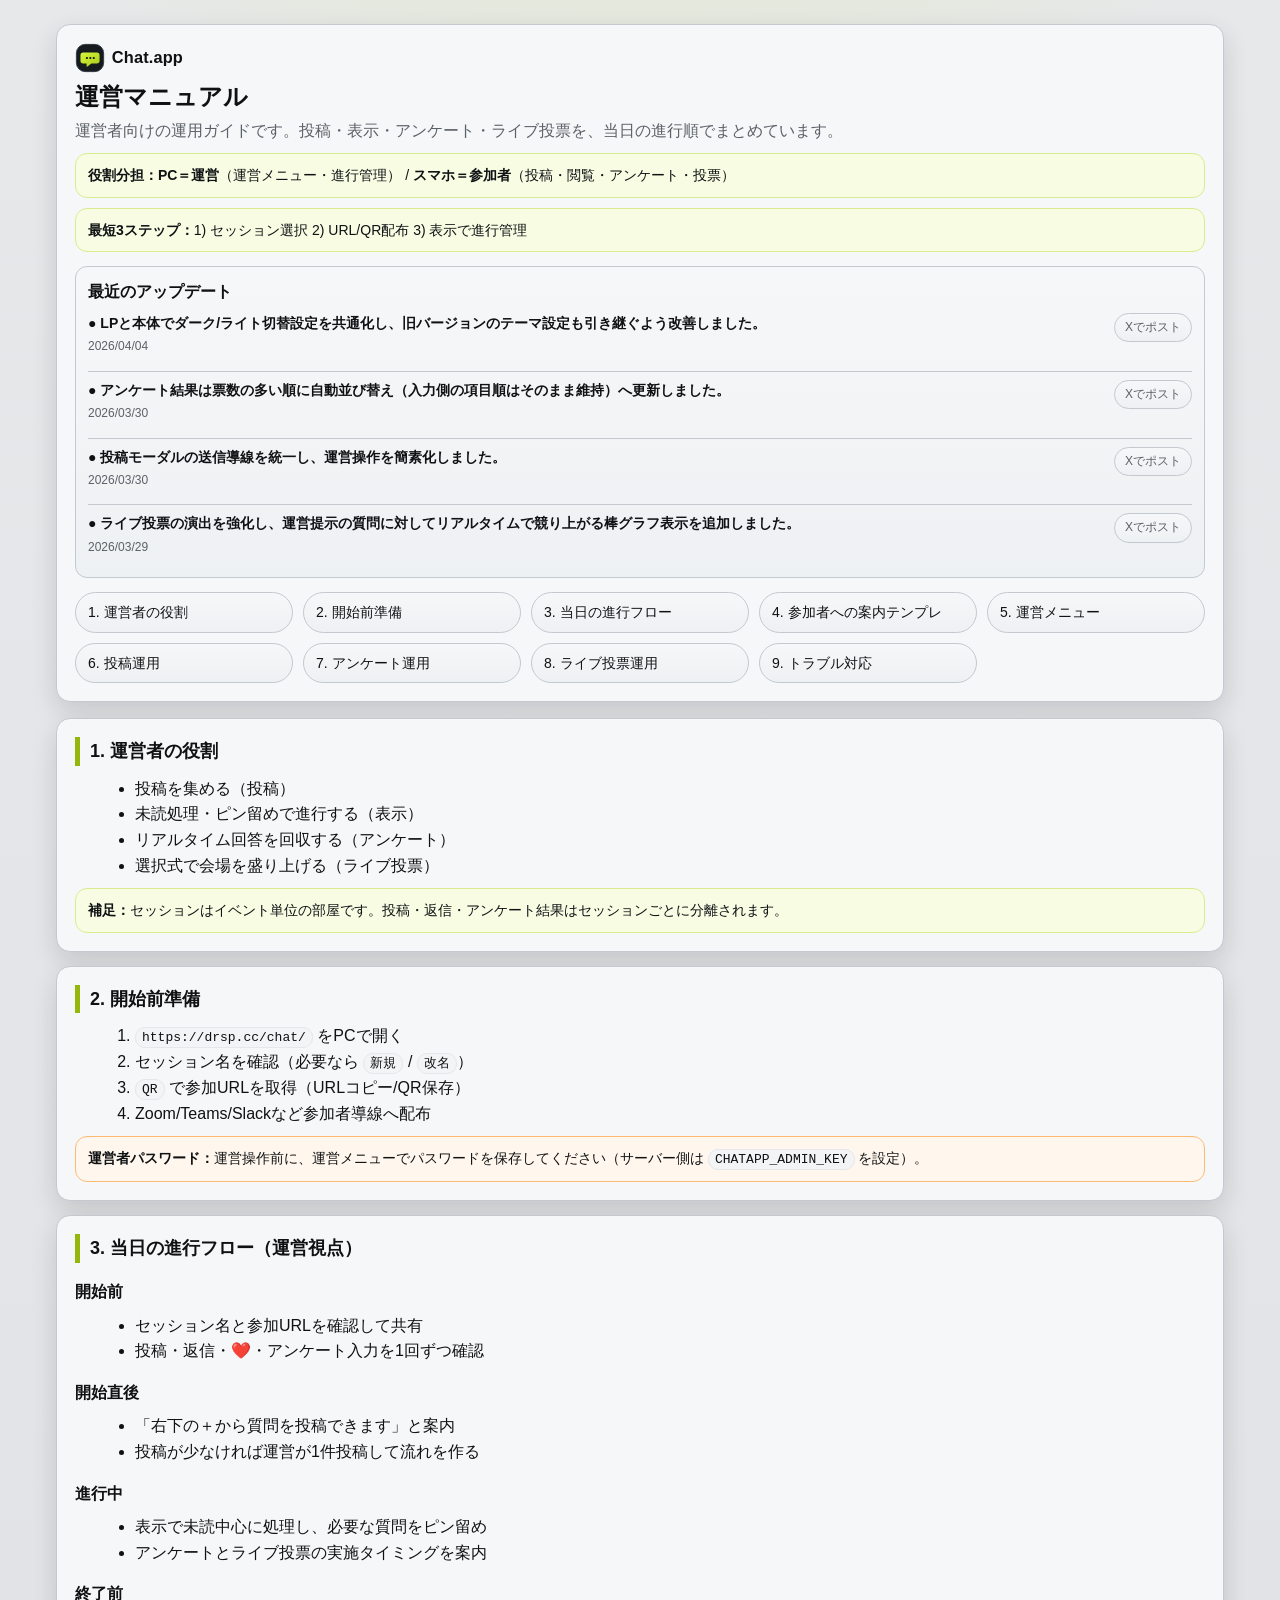
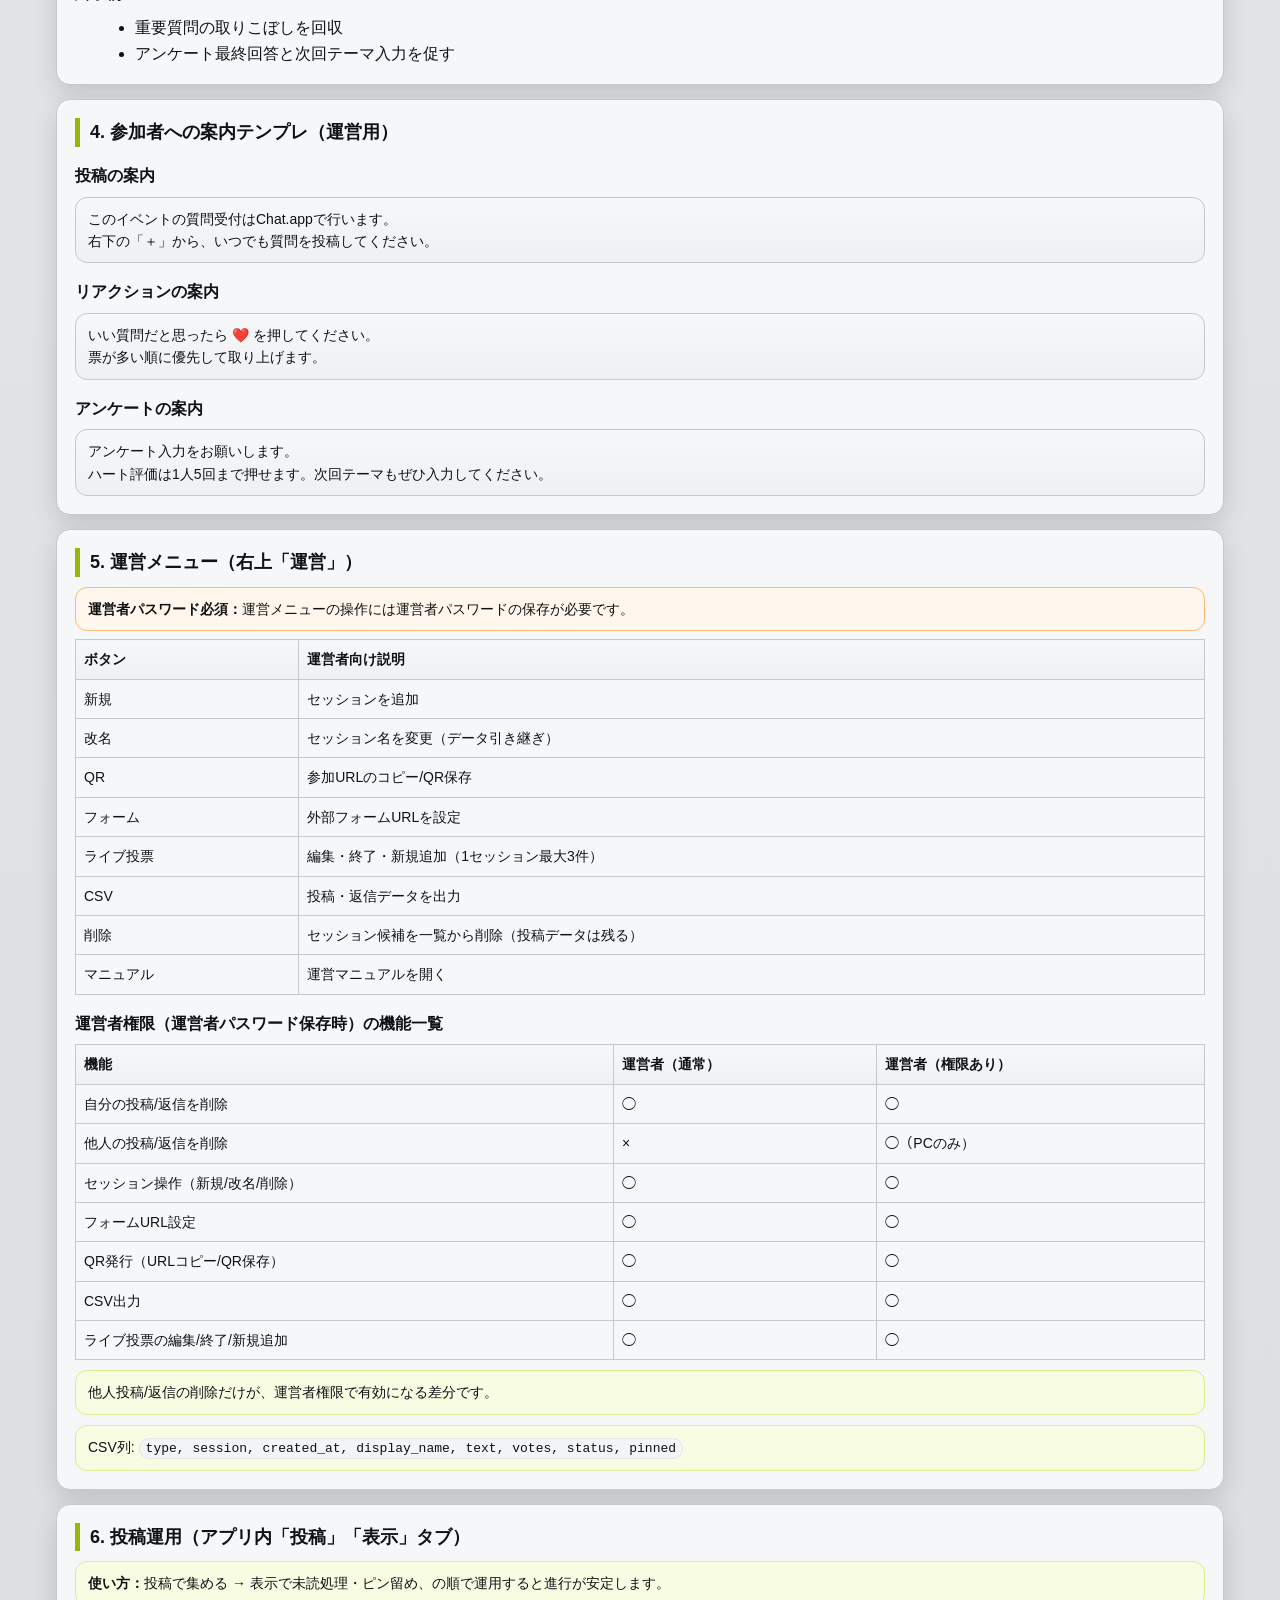
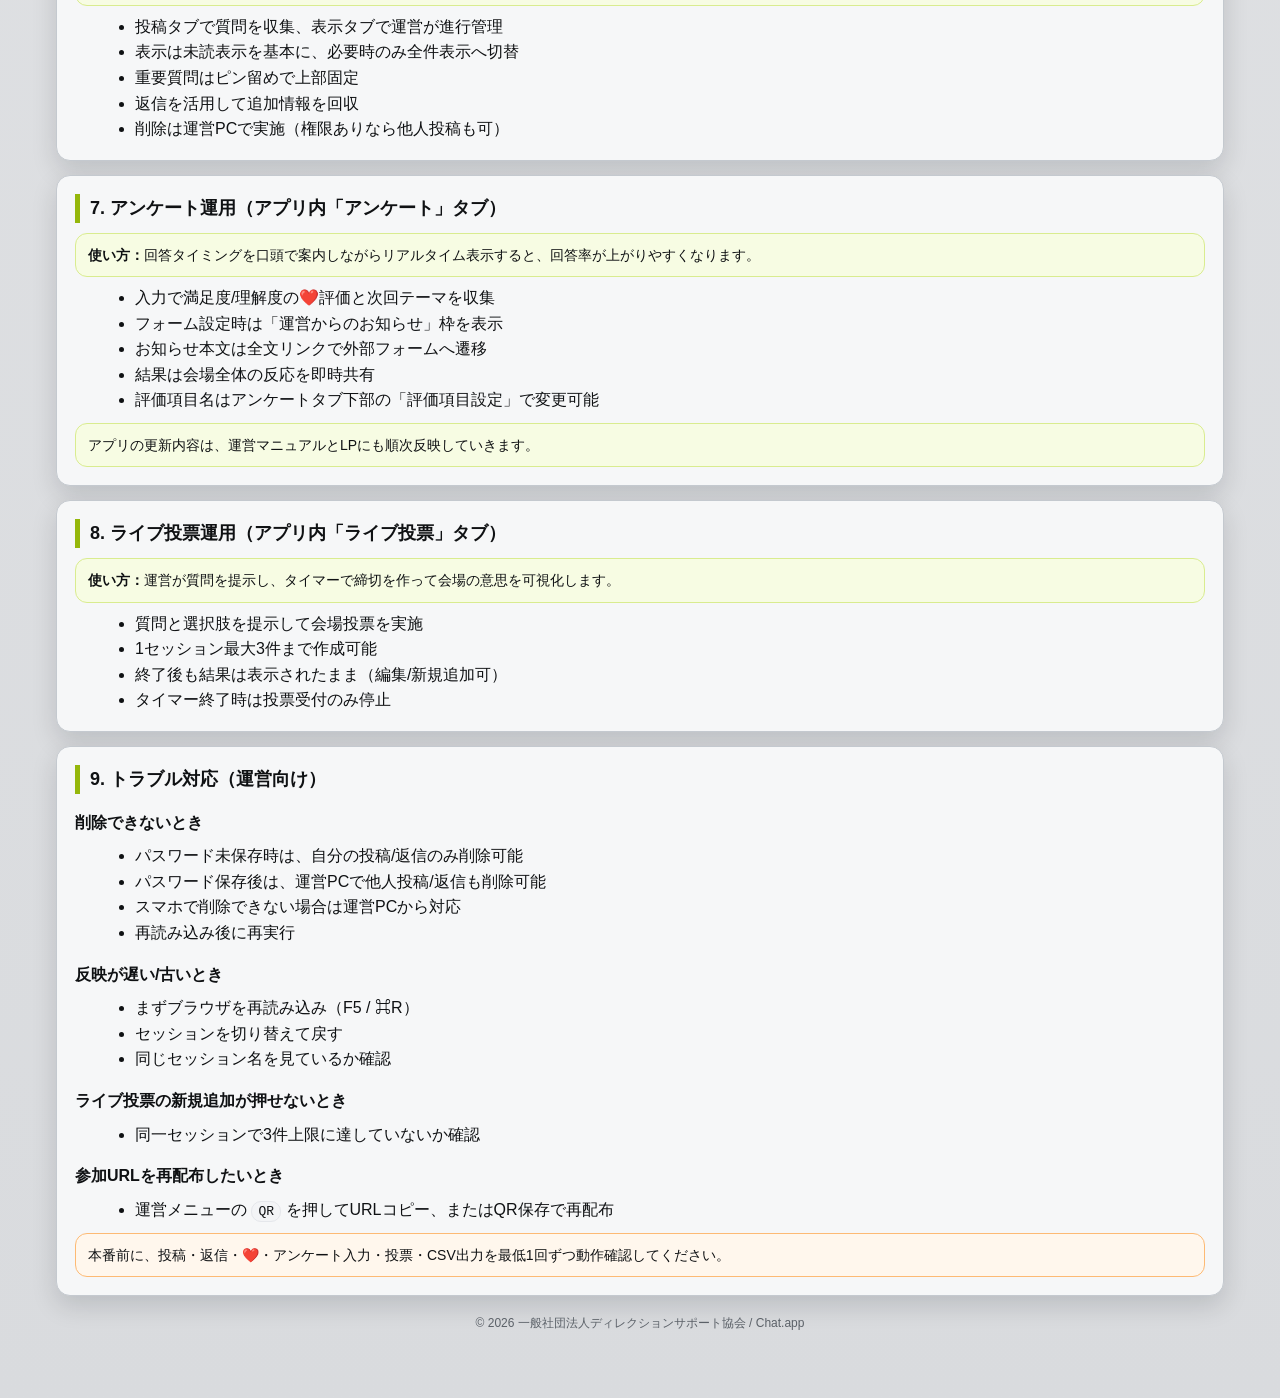
<file: manual.html>
<!doctype html>
<html lang="ja">
<head>
  <meta charset="utf-8">
  <meta name="viewport" content="width=device-width,initial-scale=1,maximum-scale=1,user-scalable=no,viewport-fit=cover">
  <title>運営マニュアル</title>
    <style>
/* inlined from ./ui.css?v=20260328a */
:root {
  --radius-xs: 8px;
  --radius-sm: 10px;
  --radius-md: 12px;
  --radius-lg: 14px;
  --radius-pill: 999px;

  --font-xs: 12px;
  --font-sm: 13px;
  --font-md: 14px;
  --font-lg: 16px;
  --font-xl: 18px;
  --font-2xl: 24px;

  --shadow: 0 10px 26px rgba(10, 14, 20, 0.14);
  --shadow-strong: 0 18px 46px rgba(10, 14, 20, 0.2);

  --control-h: 34px;
}

.ui-card {
  background: var(--surface, var(--dk2, #fff));
  border: 1px solid var(--line, var(--bdr, rgba(0,0,0,0.15)));
  border-radius: var(--radius-lg);
  box-shadow: var(--shadow);
  transition: box-shadow 0.18s ease, border-color 0.18s ease;
}

.ui-card:hover {
  border-color: color-mix(in srgb, var(--brand, var(--grn, #c5ea1f)) 45%, var(--line, #c4c9cf));
  box-shadow: var(--shadow-strong);
}

.ui-btn,
button,
.btn-primary,
.btn-ghost,
.toc a {
  min-height: var(--control-h);
}

.ui-btn:focus-visible,
button:focus-visible,
.btn-primary:focus-visible,
.btn-ghost:focus-visible,
.toc a:focus-visible,
.theme-toggle:focus-visible,
.view-tab:focus-visible,
.admin-summary:focus-visible {
  outline: 2px solid var(--brand-dark, var(--grn2, #95b70b));
  outline-offset: 2px;
}

.ui-btn[disabled],
button[disabled],
.btn-primary[aria-disabled="true"],
.btn-ghost[aria-disabled="true"],
.btn-primary:disabled,
.btn-ghost:disabled {
  opacity: 0.55;
  cursor: not-allowed;
  box-shadow: none;
}

</style>
  <meta name="theme-color" content="#0f1410">
    <link rel="icon" type="image/svg+xml" href="./img/favicon.svg?v=20260327b">
    <link rel="icon" type="image/png" sizes="32x32" href="./img/favicon-32x32.png?v=20260327b">
  <link rel="shortcut icon" href="./img/favicon-32x32.png?v=20260327b">
    <link rel="icon" href="./img/favicon.ico?v=20260327b">
  <link rel="apple-touch-icon" sizes="180x180" href="./img/apple-touch-icon.png?v=20260327b">
  <style>
    :root {
      --bg: #e7e8ea;
      --bg-2: #d9dbde;
      --surface: #f6f7f8;
      --surface-2: #eef1f3;
      --text: #0f1113;
      --muted: #5b6168;
      --line: #c4c9cf;
      --brand: #c5ea1f;
      --brand-dark: #95b70b;
      --brand-soft: #edf8bc;
      --shadow: 0 10px 26px rgba(10, 14, 20, 0.14);
      --radius-sm: 10px;
      --radius-md: 12px;
      --radius-lg: 14px;
      --font-xs: 12px;
      --font-sm: 13px;
      --font-md: 14px;
      --font-lg: 16px;
      --font-xl: 18px;
      --font-2xl: 24px;
    }
    * { box-sizing: border-box; }
    body {
      margin: 0;
      font-family: "Hiragino Sans", "Avenir Next", "Noto Sans JP", "Yu Gothic", sans-serif;
      color: var(--text);
      background:
        radial-gradient(1000px 340px at 50% -140px, rgba(197, 234, 31, 0.18) 0%, transparent 70%),
        linear-gradient(180deg, var(--bg) 0%, var(--bg-2) 100%);
      line-height: 1.6;
    }
    .wrap {
      max-width: 1200px;
      margin: 0 auto;
      padding: 24px 16px 56px;
    }
    .hero, .sec {
      background: var(--surface);
      border: 1px solid var(--line);
      border-radius: var(--radius-lg);
      padding: 18px;
      box-shadow: var(--shadow);
    }
    .hero { margin-bottom: 16px; }
    .sec { margin-top: 14px; }
    .manual-brand {
      display: inline-flex;
      align-items: center;
      margin-bottom: 10px;
      line-height: 1;
    }
    .manual-brand img {
      display: block;
      height: 30px;
      width: auto;
    }
    .hero h1 {
      margin: 0 0 6px;
      font-size: var(--font-2xl);
      line-height: 1.2;
    }
    .hero p { margin: 0; color: var(--muted); }
    .toc {
      display: grid;
      grid-template-columns: repeat(auto-fit, minmax(200px, 1fr));
      gap: 10px;
      margin-top: 14px;
    }
    .toc a {
      display: block;
      text-decoration: none;
      color: var(--text);
      background: linear-gradient(180deg, var(--surface) 0%, var(--surface-2) 100%);
      border: 1px solid var(--line);
      border-radius: 999px;
      padding: 8px 12px;
      font-size: var(--font-md);
      transition: background-color .15s ease, border-color .15s ease;
    }
    .toc a:hover {
      background: var(--brand-soft);
      border-color: rgba(149, 183, 11, 0.35);
    }
    .toc a:focus-visible {
      outline: 2px solid var(--brand-dark);
      outline-offset: 2px;
    }
    h2 {
      margin: 0 0 10px;
      font-size: var(--font-xl);
      border-left: 5px solid var(--brand-dark);
      padding-left: 10px;
    }
    h3 { margin: 16px 0 8px; font-size: var(--font-lg); }
    ul, ol { margin: 8px 0 0 20px; }
    code {
      background: #f3f4f6;
      border: 1px solid #e5e7eb;
      border-radius: var(--radius-sm);
      padding: 2px 6px;
      font-size: var(--font-sm);
    }
    .note {
      background: #f7fce3;
      border: 1px solid #d9ec8f;
      border-radius: var(--radius-md);
      padding: 10px 12px;
      margin-top: 10px;
      font-size: var(--font-md);
    }
    .warn {
      background: #fff7ed;
      border: 1px solid #fdba74;
      border-radius: var(--radius-md);
      padding: 10px 12px;
      margin-top: 10px;
      font-size: var(--font-md);
    }
    table {
      width: 100%;
      border-collapse: collapse;
      margin-top: 8px;
      font-size: var(--font-md);
    }
    th, td {
      border: 1px solid var(--line);
      padding: 8px;
      text-align: left;
      vertical-align: top;
    }
    th { background: linear-gradient(180deg, var(--surface) 0%, var(--surface-2) 100%); }
    .template {
      margin-top: 8px;
      padding: 10px 12px;
      border: 1px solid var(--line);
      border-radius: var(--radius-md);
      background: linear-gradient(180deg, var(--surface) 0%, var(--surface-2) 100%);
      font-size: var(--font-md);
      white-space: pre-wrap;
    }
    .footer {
      color: var(--muted);
      font-size: var(--font-xs);
      margin-top: 18px;
      text-align: center;
    }
    .recent-updates {
      margin-top: 14px;
      padding: 12px;
      border: 1px solid var(--line);
      border-radius: var(--radius-md);
      background: linear-gradient(180deg, var(--surface) 0%, var(--surface-2) 100%);
    }
    .recent-updates h3 {
      margin: 0 0 8px;
      font-size: var(--font-lg);
    }
    .recent-updates-list {
      list-style: none;
      margin: 0;
      padding: 0;
      display: grid;
      gap: 6px;
    }
    .recent-updates-item {
      display: grid;
      grid-template-columns: 1fr auto;
      gap: 10px;
      align-items: start;
      padding: 8px 0;
      border-top: 1px solid var(--line);
    }
    .recent-updates-item:first-child {
      border-top: none;
      padding-top: 0;
    }
    .recent-updates-main {
      min-width: 0;
      display: grid;
      gap: 3px;
    }
    .recent-updates-head {
      font-size: var(--font-md);
      color: var(--text);
      line-height: 1.55;
      font-weight: 600;
    }
    .recent-updates-date {
      font-size: var(--font-xs);
      color: var(--muted);
      white-space: nowrap;
    }
    .recent-updates-post {
      display: inline-flex;
      align-items: center;
      justify-content: center;
      border: 1px solid var(--line);
      border-radius: var(--radius-pill);
      padding: 4px 10px;
      min-height: 28px;
      font-size: var(--font-xs);
      text-decoration: none;
      color: var(--muted);
      background: linear-gradient(180deg, var(--surface) 0%, var(--surface-2) 100%);
      white-space: nowrap;
    }
    .recent-updates-post:hover {
      color: var(--text);
      border-color: rgba(149, 183, 11, 0.35);
      background: var(--brand-soft);
    }
  </style>
</head>
<body>
  <div class="wrap">
    <section class="hero">
      <div class="manual-brand"><img src="./img/logo-chatapp-light.svg" alt="Chat.app"></div>
      <h1>運営マニュアル</h1>
      <p>運営者向けの運用ガイドです。投稿・表示・アンケート・ライブ投票を、当日の進行順でまとめています。</p>
      <div class="note"><strong>役割分担：</strong><strong>PC＝運営</strong>（運営メニュー・進行管理） / <strong>スマホ＝参加者</strong>（投稿・閲覧・アンケート・投票）</div>
      <div class="note"><strong>最短3ステップ：</strong>1) セッション選択 2) URL/QR配布 3) 表示で進行管理</div>
      <div class="recent-updates">
        <h3>最近のアップデート</h3>
        <ul class="recent-updates-list">
          <li class="recent-updates-item">
            <div class="recent-updates-main">
              <span class="recent-updates-head">● LPと本体でダーク/ライト切替設定を共通化し、旧バージョンのテーマ設定も引き継ぐよう改善しました。</span>
              <span class="recent-updates-date">2026/04/04</span>
            </div>
            <a class="recent-updates-post" target="_blank" rel="noopener noreferrer" href="https://x.com/intent/tweet?text=%E2%97%8F%20LP%E3%81%A8%E6%9C%AC%E4%BD%93%E3%81%A7%E3%83%80%E3%83%BC%E3%82%AF%2F%E3%83%A9%E3%82%A4%E3%83%88%E5%88%87%E6%9B%BF%E8%A8%AD%E5%AE%9A%E3%82%92%E5%85%B1%E9%80%9A%E5%8C%96%E3%81%97%E3%80%81%E6%97%A7%E3%83%90%E3%83%BC%E3%82%B8%E3%83%A7%E3%83%B3%E3%81%AE%E3%83%86%E3%83%BC%E3%83%9E%E8%A8%AD%E5%AE%9A%E3%82%82%E5%BC%95%E3%81%8D%E7%B6%99%E3%81%90%E3%82%88%E3%81%86%E6%94%B9%E5%96%84%E3%81%97%E3%81%BE%E3%81%97%E3%81%9F%E3%80%82&url=https%3A%2F%2Fdrsp.cc%2Fchat%2Fmanual.html">Xでポスト</a>
          </li>
          <li class="recent-updates-item">
            <div class="recent-updates-main">
              <span class="recent-updates-head">● アンケート結果は票数の多い順に自動並び替え（入力側の項目順はそのまま維持）へ更新しました。</span>
              <span class="recent-updates-date">2026/03/30</span>
            </div>
            <a class="recent-updates-post" target="_blank" rel="noopener noreferrer" href="https://x.com/intent/tweet?text=%E2%97%8F%20%E3%82%A2%E3%83%B3%E3%82%B1%E3%83%BC%E3%83%88%E7%B5%90%E6%9E%9C%E3%81%AF%E7%A5%A8%E6%95%B0%E3%81%AE%E5%A4%9A%E3%81%84%E9%A0%86%E3%81%AB%E8%87%AA%E5%8B%95%E4%B8%A6%E3%81%B3%E6%9B%BF%E3%81%88%EF%BC%88%E5%85%A5%E5%8A%9B%E5%81%B4%E3%81%AE%E9%A0%85%E7%9B%AE%E9%A0%86%E3%81%AF%E3%81%9D%E3%81%AE%E3%81%BE%E3%81%BE%E7%B6%AD%E6%8C%81%EF%BC%89%E3%81%B8%E6%9B%B4%E6%96%B0%E3%81%97%E3%81%BE%E3%81%97%E3%81%9F%E3%80%82&url=https%3A%2F%2Fdrsp.cc%2Fchat%2Fmanual.html">Xでポスト</a>
          </li>
          <li class="recent-updates-item">
            <div class="recent-updates-main">
              <span class="recent-updates-head">● 投稿モーダルの送信導線を統一し、運営操作を簡素化しました。</span>
              <span class="recent-updates-date">2026/03/30</span>
            </div>
            <a class="recent-updates-post" target="_blank" rel="noopener noreferrer" href="https://x.com/intent/tweet?text=%E2%97%8F%20%E6%8A%95%E7%A8%BF%E3%83%A2%E3%83%BC%E3%83%80%E3%83%AB%E3%81%AE%E9%80%81%E4%BF%A1%E5%B0%8E%E7%B7%9A%E3%82%92%E7%B5%B1%E4%B8%80%E3%81%97%E3%80%81%E9%81%8B%E5%96%B6%E6%93%8D%E4%BD%9C%E3%82%92%E7%B0%A1%E7%B4%A0%E5%8C%96%E3%81%97%E3%81%BE%E3%81%97%E3%81%9F%E3%80%82&url=https%3A%2F%2Fdrsp.cc%2Fchat%2Fmanual.html">Xでポスト</a>
          </li>
          <li class="recent-updates-item">
            <div class="recent-updates-main">
              <span class="recent-updates-head">● ライブ投票の演出を強化し、運営提示の質問に対してリアルタイムで競り上がる棒グラフ表示を追加しました。</span>
              <span class="recent-updates-date">2026/03/29</span>
            </div>
            <a class="recent-updates-post" target="_blank" rel="noopener noreferrer" href="https://x.com/intent/tweet?text=%E2%97%8F%20%E3%83%A9%E3%82%A4%E3%83%96%E6%8A%95%E7%A5%A8%E3%81%AE%E6%BC%94%E5%87%BA%E3%82%92%E5%BC%B7%E5%8C%96%E3%81%97%E3%80%81%E9%81%8B%E5%96%B6%E6%8F%90%E7%A4%BA%E3%81%AE%E8%B3%AA%E5%95%8F%E3%81%AB%E5%AF%BE%E3%81%97%E3%81%A6%E3%83%AA%E3%82%A2%E3%83%AB%E3%82%BF%E3%82%A4%E3%83%A0%E3%81%A7%E7%AB%B6%E3%82%8A%E4%B8%8A%E3%81%8C%E3%82%8B%E6%A3%92%E3%82%B0%E3%83%A9%E3%83%95%E8%A1%A8%E7%A4%BA%E3%82%92%E8%BF%BD%E5%8A%A0%E3%81%97%E3%81%BE%E3%81%97%E3%81%9F%E3%80%82&url=https%3A%2F%2Fdrsp.cc%2Fchat%2Fmanual.html">Xでポスト</a>
          </li>
        </ul>
      </div>
      <nav class="toc" role="navigation" aria-label="目次">
        <a href="#overview">1. 運営者の役割</a>
        <a href="#setup">2. 開始前準備</a>
        <a href="#live">3. 当日の進行フロー</a>
        <a href="#announce">4. 参加者への案内テンプレ</a>
        <a href="#menu">5. 運営メニュー</a>
        <a href="#post">6. 投稿運用</a>
        <a href="#poll">7. アンケート運用</a>
        <a href="#vote">8. ライブ投票運用</a>
        <a href="#trouble">9. トラブル対応</a>
      </nav>
    </section>

    <section id="overview" class="sec">
      <h2>1. 運営者の役割</h2>
      <ul>
        <li>投稿を集める（投稿）</li>
        <li>未読処理・ピン留めで進行する（表示）</li>
        <li>リアルタイム回答を回収する（アンケート）</li>
        <li>選択式で会場を盛り上げる（ライブ投票）</li>
      </ul>
      <div class="note"><strong>補足：</strong>セッションはイベント単位の部屋です。投稿・返信・アンケート結果はセッションごとに分離されます。</div>
    </section>

    <section id="setup" class="sec">
      <h2>2. 開始前準備</h2>
      <ol>
        <li><code>https://drsp.cc/chat/</code> をPCで開く</li>
        <li>セッション名を確認（必要なら <code>新規</code> / <code>改名</code>）</li>
        <li><code>QR</code> で参加URLを取得（URLコピー/QR保存）</li>
        <li>Zoom/Teams/Slackなど参加者導線へ配布</li>
      </ol>
      <div class="warn"><strong>運営者パスワード：</strong>運営操作前に、運営メニューでパスワードを保存してください（サーバー側は <code>CHATAPP_ADMIN_KEY</code> を設定）。</div>
    </section>

    <section id="live" class="sec">
      <h2>3. 当日の進行フロー（運営視点）</h2>

      <h3>開始前</h3>
      <ul>
        <li>セッション名と参加URLを確認して共有</li>
        <li>投稿・返信・❤️・アンケート入力を1回ずつ確認</li>
      </ul>

      <h3>開始直後</h3>
      <ul>
        <li>「右下の＋から質問を投稿できます」と案内</li>
        <li>投稿が少なければ運営が1件投稿して流れを作る</li>
      </ul>

      <h3>進行中</h3>
      <ul>
        <li>表示で未読中心に処理し、必要な質問をピン留め</li>
        <li>アンケートとライブ投票の実施タイミングを案内</li>
      </ul>

      <h3>終了前</h3>
      <ul>
        <li>重要質問の取りこぼしを回収</li>
        <li>アンケート最終回答と次回テーマ入力を促す</li>
      </ul>
    </section>

    <section id="announce" class="sec">
      <h2>4. 参加者への案内テンプレ（運営用）</h2>
      <h3>投稿の案内</h3>
      <div class="template">このイベントの質問受付はChat.appで行います。
右下の「＋」から、いつでも質問を投稿してください。</div>

      <h3>リアクションの案内</h3>
      <div class="template">いい質問だと思ったら ❤️ を押してください。
票が多い順に優先して取り上げます。</div>

      <h3>アンケートの案内</h3>
      <div class="template">アンケート入力をお願いします。
ハート評価は1人5回まで押せます。次回テーマもぜひ入力してください。</div>
    </section>

    <section id="menu" class="sec">
      <h2>5. 運営メニュー（右上「運営」）</h2>
      <div class="warn"><strong>運営者パスワード必須：</strong>運営メニューの操作には運営者パスワードの保存が必要です。</div>
      <table>
        <thead>
          <tr><th>ボタン</th><th>運営者向け説明</th></tr>
        </thead>
        <tbody>
          <tr><td>新規</td><td>セッションを追加</td></tr>
          <tr><td>改名</td><td>セッション名を変更（データ引き継ぎ）</td></tr>
          <tr><td>QR</td><td>参加URLのコピー/QR保存</td></tr>
          <tr><td>フォーム</td><td>外部フォームURLを設定</td></tr>
          <tr><td>ライブ投票</td><td>編集・終了・新規追加（1セッション最大3件）</td></tr>
          <tr><td>CSV</td><td>投稿・返信データを出力</td></tr>
          <tr><td>削除</td><td>セッション候補を一覧から削除（投稿データは残る）</td></tr>
          <tr><td>マニュアル</td><td>運営マニュアルを開く</td></tr>
        </tbody>
      </table>
      <h3>運営者権限（運営者パスワード保存時）の機能一覧</h3>
      <table>
        <thead>
          <tr><th>機能</th><th>運営者（通常）</th><th>運営者（権限あり）</th></tr>
        </thead>
        <tbody>
          <tr><td>自分の投稿/返信を削除</td><td>◯</td><td>◯</td></tr>
          <tr><td>他人の投稿/返信を削除</td><td>×</td><td>◯（PCのみ）</td></tr>
          <tr><td>セッション操作（新規/改名/削除）</td><td>◯</td><td>◯</td></tr>
          <tr><td>フォームURL設定</td><td>◯</td><td>◯</td></tr>
          <tr><td>QR発行（URLコピー/QR保存）</td><td>◯</td><td>◯</td></tr>
          <tr><td>CSV出力</td><td>◯</td><td>◯</td></tr>
          <tr><td>ライブ投票の編集/終了/新規追加</td><td>◯</td><td>◯</td></tr>
        </tbody>
      </table>
      <div class="note">他人投稿/返信の削除だけが、運営者権限で有効になる差分です。</div>
      <div class="note">CSV列: <code>type, session, created_at, display_name, text, votes, status, pinned</code></div>
    </section>

    <section id="post" class="sec">
      <h2>6. 投稿運用（アプリ内「投稿」「表示」タブ）</h2>
      <div class="note"><strong>使い方：</strong>投稿で集める → 表示で未読処理・ピン留め、の順で運用すると進行が安定します。</div>
      <ul>
        <li>投稿タブで質問を収集、表示タブで運営が進行管理</li>
        <li>表示は未読表示を基本に、必要時のみ全件表示へ切替</li>
        <li>重要質問はピン留めで上部固定</li>
        <li>返信を活用して追加情報を回収</li>
        <li>削除は運営PCで実施（権限ありなら他人投稿も可）</li>
      </ul>
    </section>

    <section id="poll" class="sec">
      <h2>7. アンケート運用（アプリ内「アンケート」タブ）</h2>
      <div class="note"><strong>使い方：</strong>回答タイミングを口頭で案内しながらリアルタイム表示すると、回答率が上がりやすくなります。</div>
      <ul>
        <li>入力で満足度/理解度の❤️評価と次回テーマを収集</li>
        <li>フォーム設定時は「運営からのお知らせ」枠を表示</li>
        <li>お知らせ本文は全文リンクで外部フォームへ遷移</li>
        <li>結果は会場全体の反応を即時共有</li>
        <li>評価項目名はアンケートタブ下部の「評価項目設定」で変更可能</li>
      </ul>
      <div class="note">アプリの更新内容は、運営マニュアルとLPにも順次反映していきます。</div>
    </section>

    <section id="vote" class="sec">
      <h2>8. ライブ投票運用（アプリ内「ライブ投票」タブ）</h2>
      <div class="note"><strong>使い方：</strong>運営が質問を提示し、タイマーで締切を作って会場の意思を可視化します。</div>
      <ul>
        <li>質問と選択肢を提示して会場投票を実施</li>
        <li>1セッション最大3件まで作成可能</li>
        <li>終了後も結果は表示されたまま（編集/新規追加可）</li>
        <li>タイマー終了時は投票受付のみ停止</li>
      </ul>
    </section>

    <section id="trouble" class="sec">
      <h2>9. トラブル対応（運営向け）</h2>
      <h3>削除できないとき</h3>
      <ul>
        <li>パスワード未保存時は、自分の投稿/返信のみ削除可能</li>
        <li>パスワード保存後は、運営PCで他人投稿/返信も削除可能</li>
        <li>スマホで削除できない場合は運営PCから対応</li>
        <li>再読み込み後に再実行</li>
      </ul>

      <h3>反映が遅い/古いとき</h3>
      <ul>
        <li>まずブラウザを再読み込み（F5 / ⌘R）</li>
        <li>セッションを切り替えて戻す</li>
        <li>同じセッション名を見ているか確認</li>
      </ul>

      <h3>ライブ投票の新規追加が押せないとき</h3>
      <ul>
        <li>同一セッションで3件上限に達していないか確認</li>
      </ul>

      <h3>参加URLを再配布したいとき</h3>
      <ul>
        <li>運営メニューの <code>QR</code> を押してURLコピー、またはQR保存で再配布</li>
      </ul>
      <div class="warn">本番前に、投稿・返信・❤️・アンケート入力・投票・CSV出力を最低1回ずつ動作確認してください。</div>
    </section>

    <p class="footer">© 2026 一般社団法人ディレクションサポート協会 / Chat.app</p>
  </div>
</body>
</html>
</file>
